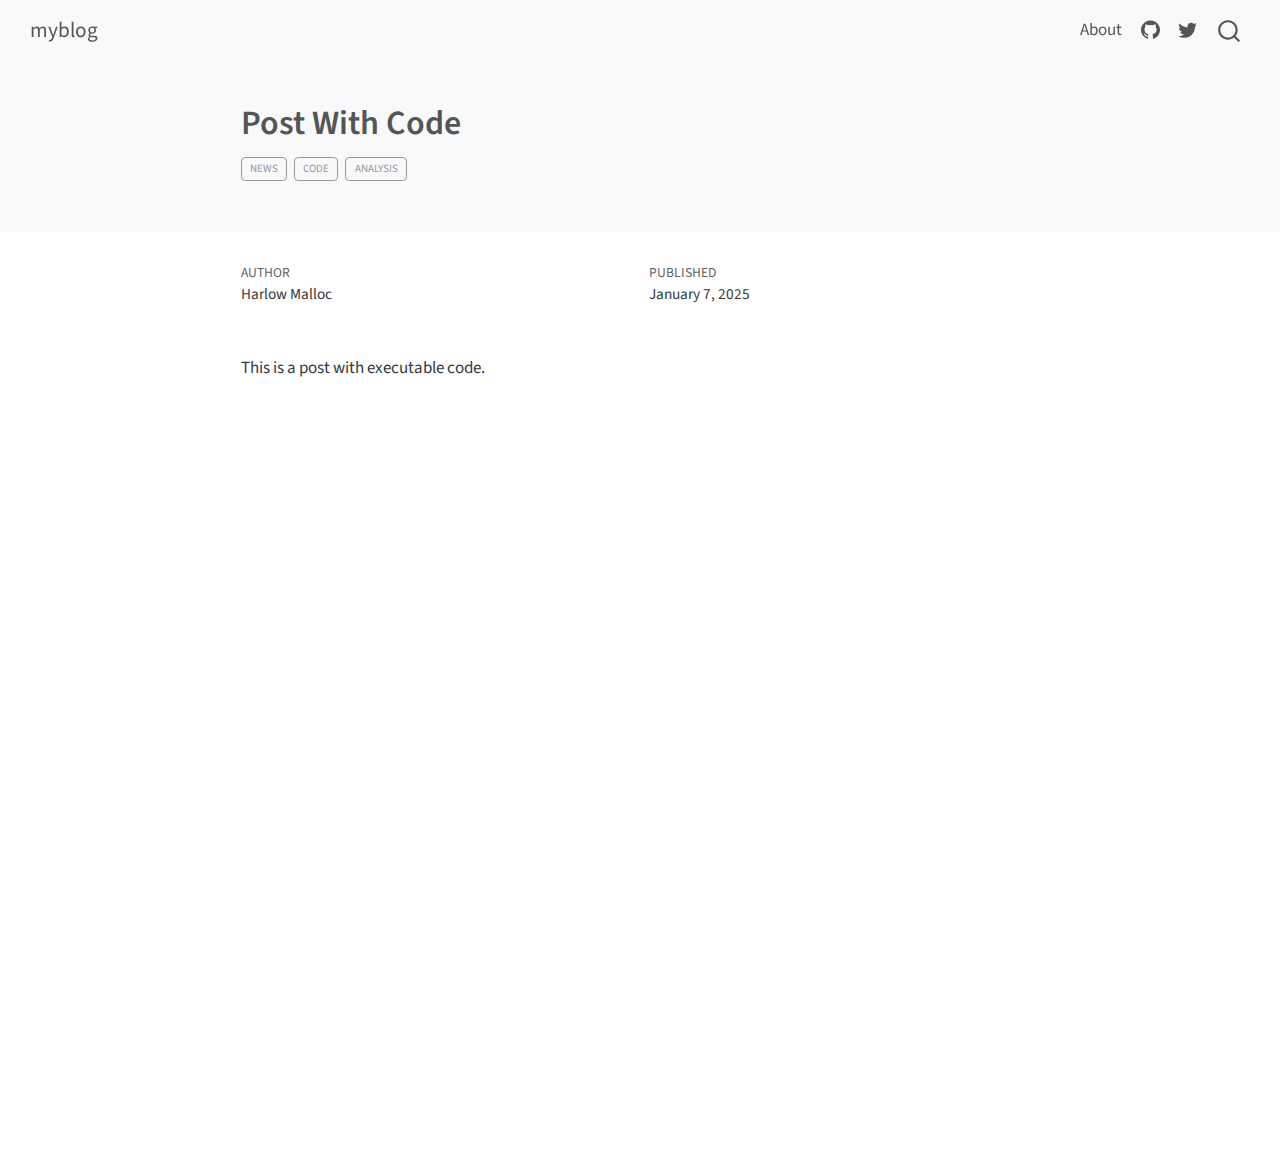
<file: posts/post-with-code/index.html>
<!DOCTYPE html>
<html xmlns="http://www.w3.org/1999/xhtml" lang="en" xml:lang="en"><head>

<meta charset="utf-8">
<meta name="generator" content="quarto-1.6.40">

<meta name="viewport" content="width=device-width, initial-scale=1.0, user-scalable=yes">

<meta name="author" content="Harlow Malloc">
<meta name="dcterms.date" content="2025-01-07">

<title>Post With Code – myblog</title>
<style>
code{white-space: pre-wrap;}
span.smallcaps{font-variant: small-caps;}
div.columns{display: flex; gap: min(4vw, 1.5em);}
div.column{flex: auto; overflow-x: auto;}
div.hanging-indent{margin-left: 1.5em; text-indent: -1.5em;}
ul.task-list{list-style: none;}
ul.task-list li input[type="checkbox"] {
  width: 0.8em;
  margin: 0 0.8em 0.2em -1em; /* quarto-specific, see https://github.com/quarto-dev/quarto-cli/issues/4556 */ 
  vertical-align: middle;
}
</style>


<script src="../../site_libs/quarto-nav/quarto-nav.js"></script>
<script src="../../site_libs/quarto-nav/headroom.min.js"></script>
<script src="../../site_libs/clipboard/clipboard.min.js"></script>
<script src="../../site_libs/quarto-search/autocomplete.umd.js"></script>
<script src="../../site_libs/quarto-search/fuse.min.js"></script>
<script src="../../site_libs/quarto-search/quarto-search.js"></script>
<meta name="quarto:offset" content="../../">
<script src="../../site_libs/quarto-html/quarto.js"></script>
<script src="../../site_libs/quarto-html/popper.min.js"></script>
<script src="../../site_libs/quarto-html/tippy.umd.min.js"></script>
<script src="../../site_libs/quarto-html/anchor.min.js"></script>
<link href="../../site_libs/quarto-html/tippy.css" rel="stylesheet">
<link href="../../site_libs/quarto-html/quarto-syntax-highlighting-549806ee2085284f45b00abea8c6df48.css" rel="stylesheet" id="quarto-text-highlighting-styles">
<script src="../../site_libs/bootstrap/bootstrap.min.js"></script>
<link href="../../site_libs/bootstrap/bootstrap-icons.css" rel="stylesheet">
<link href="../../site_libs/bootstrap/bootstrap-6bd9cfa162949bde0a231f530c97869d.min.css" rel="stylesheet" append-hash="true" id="quarto-bootstrap" data-mode="light">
<script id="quarto-search-options" type="application/json">{
  "location": "navbar",
  "copy-button": false,
  "collapse-after": 3,
  "panel-placement": "end",
  "type": "overlay",
  "limit": 50,
  "keyboard-shortcut": [
    "f",
    "/",
    "s"
  ],
  "show-item-context": false,
  "language": {
    "search-no-results-text": "No results",
    "search-matching-documents-text": "matching documents",
    "search-copy-link-title": "Copy link to search",
    "search-hide-matches-text": "Hide additional matches",
    "search-more-match-text": "more match in this document",
    "search-more-matches-text": "more matches in this document",
    "search-clear-button-title": "Clear",
    "search-text-placeholder": "",
    "search-detached-cancel-button-title": "Cancel",
    "search-submit-button-title": "Submit",
    "search-label": "Search"
  }
}</script>


<link rel="stylesheet" href="../../styles.css">
</head>

<body class="nav-fixed fullcontent">

<div id="quarto-search-results"></div>
  <header id="quarto-header" class="headroom fixed-top quarto-banner">
    <nav class="navbar navbar-expand-lg " data-bs-theme="dark">
      <div class="navbar-container container-fluid">
      <div class="navbar-brand-container mx-auto">
    <a class="navbar-brand" href="../../index.html">
    <span class="navbar-title">myblog</span>
    </a>
  </div>
            <div id="quarto-search" class="" title="Search"></div>
          <button class="navbar-toggler" type="button" data-bs-toggle="collapse" data-bs-target="#navbarCollapse" aria-controls="navbarCollapse" role="menu" aria-expanded="false" aria-label="Toggle navigation" onclick="if (window.quartoToggleHeadroom) { window.quartoToggleHeadroom(); }">
  <span class="navbar-toggler-icon"></span>
</button>
          <div class="collapse navbar-collapse" id="navbarCollapse">
            <ul class="navbar-nav navbar-nav-scroll ms-auto">
  <li class="nav-item">
    <a class="nav-link" href="../../about.html"> 
<span class="menu-text">About</span></a>
  </li>  
  <li class="nav-item compact">
    <a class="nav-link" href="https://github.com/"> <i class="bi bi-github" role="img">
</i> 
<span class="menu-text"></span></a>
  </li>  
  <li class="nav-item compact">
    <a class="nav-link" href="https://twitter.com"> <i class="bi bi-twitter" role="img">
</i> 
<span class="menu-text"></span></a>
  </li>  
</ul>
          </div> <!-- /navcollapse -->
            <div class="quarto-navbar-tools">
</div>
      </div> <!-- /container-fluid -->
    </nav>
</header>
<!-- content -->
<header id="title-block-header" class="quarto-title-block default page-columns page-full">
  <div class="quarto-title-banner page-columns page-full">
    <div class="quarto-title column-body">
      <h1 class="title">Post With Code</h1>
                                <div class="quarto-categories">
                <div class="quarto-category">news</div>
                <div class="quarto-category">code</div>
                <div class="quarto-category">analysis</div>
              </div>
                  </div>
  </div>
    
  
  <div class="quarto-title-meta">

      <div>
      <div class="quarto-title-meta-heading">Author</div>
      <div class="quarto-title-meta-contents">
               <p>Harlow Malloc </p>
            </div>
    </div>
      
      <div>
      <div class="quarto-title-meta-heading">Published</div>
      <div class="quarto-title-meta-contents">
        <p class="date">January 7, 2025</p>
      </div>
    </div>
    
      
    </div>
    
  
  </header><div id="quarto-content" class="quarto-container page-columns page-rows-contents page-layout-article page-navbar">
<!-- sidebar -->
<!-- margin-sidebar -->
    
<!-- main -->
<main class="content quarto-banner-title-block" id="quarto-document-content">





<p>This is a post with executable code.</p>



</main> <!-- /main -->
<script id="quarto-html-after-body" type="application/javascript">
window.document.addEventListener("DOMContentLoaded", function (event) {
  const toggleBodyColorMode = (bsSheetEl) => {
    const mode = bsSheetEl.getAttribute("data-mode");
    const bodyEl = window.document.querySelector("body");
    if (mode === "dark") {
      bodyEl.classList.add("quarto-dark");
      bodyEl.classList.remove("quarto-light");
    } else {
      bodyEl.classList.add("quarto-light");
      bodyEl.classList.remove("quarto-dark");
    }
  }
  const toggleBodyColorPrimary = () => {
    const bsSheetEl = window.document.querySelector("link#quarto-bootstrap");
    if (bsSheetEl) {
      toggleBodyColorMode(bsSheetEl);
    }
  }
  toggleBodyColorPrimary();  
  const icon = "";
  const anchorJS = new window.AnchorJS();
  anchorJS.options = {
    placement: 'right',
    icon: icon
  };
  anchorJS.add('.anchored');
  const isCodeAnnotation = (el) => {
    for (const clz of el.classList) {
      if (clz.startsWith('code-annotation-')) {                     
        return true;
      }
    }
    return false;
  }
  const onCopySuccess = function(e) {
    // button target
    const button = e.trigger;
    // don't keep focus
    button.blur();
    // flash "checked"
    button.classList.add('code-copy-button-checked');
    var currentTitle = button.getAttribute("title");
    button.setAttribute("title", "Copied!");
    let tooltip;
    if (window.bootstrap) {
      button.setAttribute("data-bs-toggle", "tooltip");
      button.setAttribute("data-bs-placement", "left");
      button.setAttribute("data-bs-title", "Copied!");
      tooltip = new bootstrap.Tooltip(button, 
        { trigger: "manual", 
          customClass: "code-copy-button-tooltip",
          offset: [0, -8]});
      tooltip.show();    
    }
    setTimeout(function() {
      if (tooltip) {
        tooltip.hide();
        button.removeAttribute("data-bs-title");
        button.removeAttribute("data-bs-toggle");
        button.removeAttribute("data-bs-placement");
      }
      button.setAttribute("title", currentTitle);
      button.classList.remove('code-copy-button-checked');
    }, 1000);
    // clear code selection
    e.clearSelection();
  }
  const getTextToCopy = function(trigger) {
      const codeEl = trigger.previousElementSibling.cloneNode(true);
      for (const childEl of codeEl.children) {
        if (isCodeAnnotation(childEl)) {
          childEl.remove();
        }
      }
      return codeEl.innerText;
  }
  const clipboard = new window.ClipboardJS('.code-copy-button:not([data-in-quarto-modal])', {
    text: getTextToCopy
  });
  clipboard.on('success', onCopySuccess);
  if (window.document.getElementById('quarto-embedded-source-code-modal')) {
    const clipboardModal = new window.ClipboardJS('.code-copy-button[data-in-quarto-modal]', {
      text: getTextToCopy,
      container: window.document.getElementById('quarto-embedded-source-code-modal')
    });
    clipboardModal.on('success', onCopySuccess);
  }
    var localhostRegex = new RegExp(/^(?:http|https):\/\/localhost\:?[0-9]*\//);
    var mailtoRegex = new RegExp(/^mailto:/);
      var filterRegex = new RegExp("https:\/\/xvr2e7\.github\.io\/PIC16B-25W\/");
    var isInternal = (href) => {
        return filterRegex.test(href) || localhostRegex.test(href) || mailtoRegex.test(href);
    }
    // Inspect non-navigation links and adorn them if external
 	var links = window.document.querySelectorAll('a[href]:not(.nav-link):not(.navbar-brand):not(.toc-action):not(.sidebar-link):not(.sidebar-item-toggle):not(.pagination-link):not(.no-external):not([aria-hidden]):not(.dropdown-item):not(.quarto-navigation-tool):not(.about-link)');
    for (var i=0; i<links.length; i++) {
      const link = links[i];
      if (!isInternal(link.href)) {
        // undo the damage that might have been done by quarto-nav.js in the case of
        // links that we want to consider external
        if (link.dataset.originalHref !== undefined) {
          link.href = link.dataset.originalHref;
        }
      }
    }
  function tippyHover(el, contentFn, onTriggerFn, onUntriggerFn) {
    const config = {
      allowHTML: true,
      maxWidth: 500,
      delay: 100,
      arrow: false,
      appendTo: function(el) {
          return el.parentElement;
      },
      interactive: true,
      interactiveBorder: 10,
      theme: 'quarto',
      placement: 'bottom-start',
    };
    if (contentFn) {
      config.content = contentFn;
    }
    if (onTriggerFn) {
      config.onTrigger = onTriggerFn;
    }
    if (onUntriggerFn) {
      config.onUntrigger = onUntriggerFn;
    }
    window.tippy(el, config); 
  }
  const noterefs = window.document.querySelectorAll('a[role="doc-noteref"]');
  for (var i=0; i<noterefs.length; i++) {
    const ref = noterefs[i];
    tippyHover(ref, function() {
      // use id or data attribute instead here
      let href = ref.getAttribute('data-footnote-href') || ref.getAttribute('href');
      try { href = new URL(href).hash; } catch {}
      const id = href.replace(/^#\/?/, "");
      const note = window.document.getElementById(id);
      if (note) {
        return note.innerHTML;
      } else {
        return "";
      }
    });
  }
  const xrefs = window.document.querySelectorAll('a.quarto-xref');
  const processXRef = (id, note) => {
    // Strip column container classes
    const stripColumnClz = (el) => {
      el.classList.remove("page-full", "page-columns");
      if (el.children) {
        for (const child of el.children) {
          stripColumnClz(child);
        }
      }
    }
    stripColumnClz(note)
    if (id === null || id.startsWith('sec-')) {
      // Special case sections, only their first couple elements
      const container = document.createElement("div");
      if (note.children && note.children.length > 2) {
        container.appendChild(note.children[0].cloneNode(true));
        for (let i = 1; i < note.children.length; i++) {
          const child = note.children[i];
          if (child.tagName === "P" && child.innerText === "") {
            continue;
          } else {
            container.appendChild(child.cloneNode(true));
            break;
          }
        }
        if (window.Quarto?.typesetMath) {
          window.Quarto.typesetMath(container);
        }
        return container.innerHTML
      } else {
        if (window.Quarto?.typesetMath) {
          window.Quarto.typesetMath(note);
        }
        return note.innerHTML;
      }
    } else {
      // Remove any anchor links if they are present
      const anchorLink = note.querySelector('a.anchorjs-link');
      if (anchorLink) {
        anchorLink.remove();
      }
      if (window.Quarto?.typesetMath) {
        window.Quarto.typesetMath(note);
      }
      if (note.classList.contains("callout")) {
        return note.outerHTML;
      } else {
        return note.innerHTML;
      }
    }
  }
  for (var i=0; i<xrefs.length; i++) {
    const xref = xrefs[i];
    tippyHover(xref, undefined, function(instance) {
      instance.disable();
      let url = xref.getAttribute('href');
      let hash = undefined; 
      if (url.startsWith('#')) {
        hash = url;
      } else {
        try { hash = new URL(url).hash; } catch {}
      }
      if (hash) {
        const id = hash.replace(/^#\/?/, "");
        const note = window.document.getElementById(id);
        if (note !== null) {
          try {
            const html = processXRef(id, note.cloneNode(true));
            instance.setContent(html);
          } finally {
            instance.enable();
            instance.show();
          }
        } else {
          // See if we can fetch this
          fetch(url.split('#')[0])
          .then(res => res.text())
          .then(html => {
            const parser = new DOMParser();
            const htmlDoc = parser.parseFromString(html, "text/html");
            const note = htmlDoc.getElementById(id);
            if (note !== null) {
              const html = processXRef(id, note);
              instance.setContent(html);
            } 
          }).finally(() => {
            instance.enable();
            instance.show();
          });
        }
      } else {
        // See if we can fetch a full url (with no hash to target)
        // This is a special case and we should probably do some content thinning / targeting
        fetch(url)
        .then(res => res.text())
        .then(html => {
          const parser = new DOMParser();
          const htmlDoc = parser.parseFromString(html, "text/html");
          const note = htmlDoc.querySelector('main.content');
          if (note !== null) {
            // This should only happen for chapter cross references
            // (since there is no id in the URL)
            // remove the first header
            if (note.children.length > 0 && note.children[0].tagName === "HEADER") {
              note.children[0].remove();
            }
            const html = processXRef(null, note);
            instance.setContent(html);
          } 
        }).finally(() => {
          instance.enable();
          instance.show();
        });
      }
    }, function(instance) {
    });
  }
      let selectedAnnoteEl;
      const selectorForAnnotation = ( cell, annotation) => {
        let cellAttr = 'data-code-cell="' + cell + '"';
        let lineAttr = 'data-code-annotation="' +  annotation + '"';
        const selector = 'span[' + cellAttr + '][' + lineAttr + ']';
        return selector;
      }
      const selectCodeLines = (annoteEl) => {
        const doc = window.document;
        const targetCell = annoteEl.getAttribute("data-target-cell");
        const targetAnnotation = annoteEl.getAttribute("data-target-annotation");
        const annoteSpan = window.document.querySelector(selectorForAnnotation(targetCell, targetAnnotation));
        const lines = annoteSpan.getAttribute("data-code-lines").split(",");
        const lineIds = lines.map((line) => {
          return targetCell + "-" + line;
        })
        let top = null;
        let height = null;
        let parent = null;
        if (lineIds.length > 0) {
            //compute the position of the single el (top and bottom and make a div)
            const el = window.document.getElementById(lineIds[0]);
            top = el.offsetTop;
            height = el.offsetHeight;
            parent = el.parentElement.parentElement;
          if (lineIds.length > 1) {
            const lastEl = window.document.getElementById(lineIds[lineIds.length - 1]);
            const bottom = lastEl.offsetTop + lastEl.offsetHeight;
            height = bottom - top;
          }
          if (top !== null && height !== null && parent !== null) {
            // cook up a div (if necessary) and position it 
            let div = window.document.getElementById("code-annotation-line-highlight");
            if (div === null) {
              div = window.document.createElement("div");
              div.setAttribute("id", "code-annotation-line-highlight");
              div.style.position = 'absolute';
              parent.appendChild(div);
            }
            div.style.top = top - 2 + "px";
            div.style.height = height + 4 + "px";
            div.style.left = 0;
            let gutterDiv = window.document.getElementById("code-annotation-line-highlight-gutter");
            if (gutterDiv === null) {
              gutterDiv = window.document.createElement("div");
              gutterDiv.setAttribute("id", "code-annotation-line-highlight-gutter");
              gutterDiv.style.position = 'absolute';
              const codeCell = window.document.getElementById(targetCell);
              const gutter = codeCell.querySelector('.code-annotation-gutter');
              gutter.appendChild(gutterDiv);
            }
            gutterDiv.style.top = top - 2 + "px";
            gutterDiv.style.height = height + 4 + "px";
          }
          selectedAnnoteEl = annoteEl;
        }
      };
      const unselectCodeLines = () => {
        const elementsIds = ["code-annotation-line-highlight", "code-annotation-line-highlight-gutter"];
        elementsIds.forEach((elId) => {
          const div = window.document.getElementById(elId);
          if (div) {
            div.remove();
          }
        });
        selectedAnnoteEl = undefined;
      };
        // Handle positioning of the toggle
    window.addEventListener(
      "resize",
      throttle(() => {
        elRect = undefined;
        if (selectedAnnoteEl) {
          selectCodeLines(selectedAnnoteEl);
        }
      }, 10)
    );
    function throttle(fn, ms) {
    let throttle = false;
    let timer;
      return (...args) => {
        if(!throttle) { // first call gets through
            fn.apply(this, args);
            throttle = true;
        } else { // all the others get throttled
            if(timer) clearTimeout(timer); // cancel #2
            timer = setTimeout(() => {
              fn.apply(this, args);
              timer = throttle = false;
            }, ms);
        }
      };
    }
      // Attach click handler to the DT
      const annoteDls = window.document.querySelectorAll('dt[data-target-cell]');
      for (const annoteDlNode of annoteDls) {
        annoteDlNode.addEventListener('click', (event) => {
          const clickedEl = event.target;
          if (clickedEl !== selectedAnnoteEl) {
            unselectCodeLines();
            const activeEl = window.document.querySelector('dt[data-target-cell].code-annotation-active');
            if (activeEl) {
              activeEl.classList.remove('code-annotation-active');
            }
            selectCodeLines(clickedEl);
            clickedEl.classList.add('code-annotation-active');
          } else {
            // Unselect the line
            unselectCodeLines();
            clickedEl.classList.remove('code-annotation-active');
          }
        });
      }
  const findCites = (el) => {
    const parentEl = el.parentElement;
    if (parentEl) {
      const cites = parentEl.dataset.cites;
      if (cites) {
        return {
          el,
          cites: cites.split(' ')
        };
      } else {
        return findCites(el.parentElement)
      }
    } else {
      return undefined;
    }
  };
  var bibliorefs = window.document.querySelectorAll('a[role="doc-biblioref"]');
  for (var i=0; i<bibliorefs.length; i++) {
    const ref = bibliorefs[i];
    const citeInfo = findCites(ref);
    if (citeInfo) {
      tippyHover(citeInfo.el, function() {
        var popup = window.document.createElement('div');
        citeInfo.cites.forEach(function(cite) {
          var citeDiv = window.document.createElement('div');
          citeDiv.classList.add('hanging-indent');
          citeDiv.classList.add('csl-entry');
          var biblioDiv = window.document.getElementById('ref-' + cite);
          if (biblioDiv) {
            citeDiv.innerHTML = biblioDiv.innerHTML;
          }
          popup.appendChild(citeDiv);
        });
        return popup.innerHTML;
      });
    }
  }
});
</script>
</div> <!-- /content -->




</body></html>
</file>
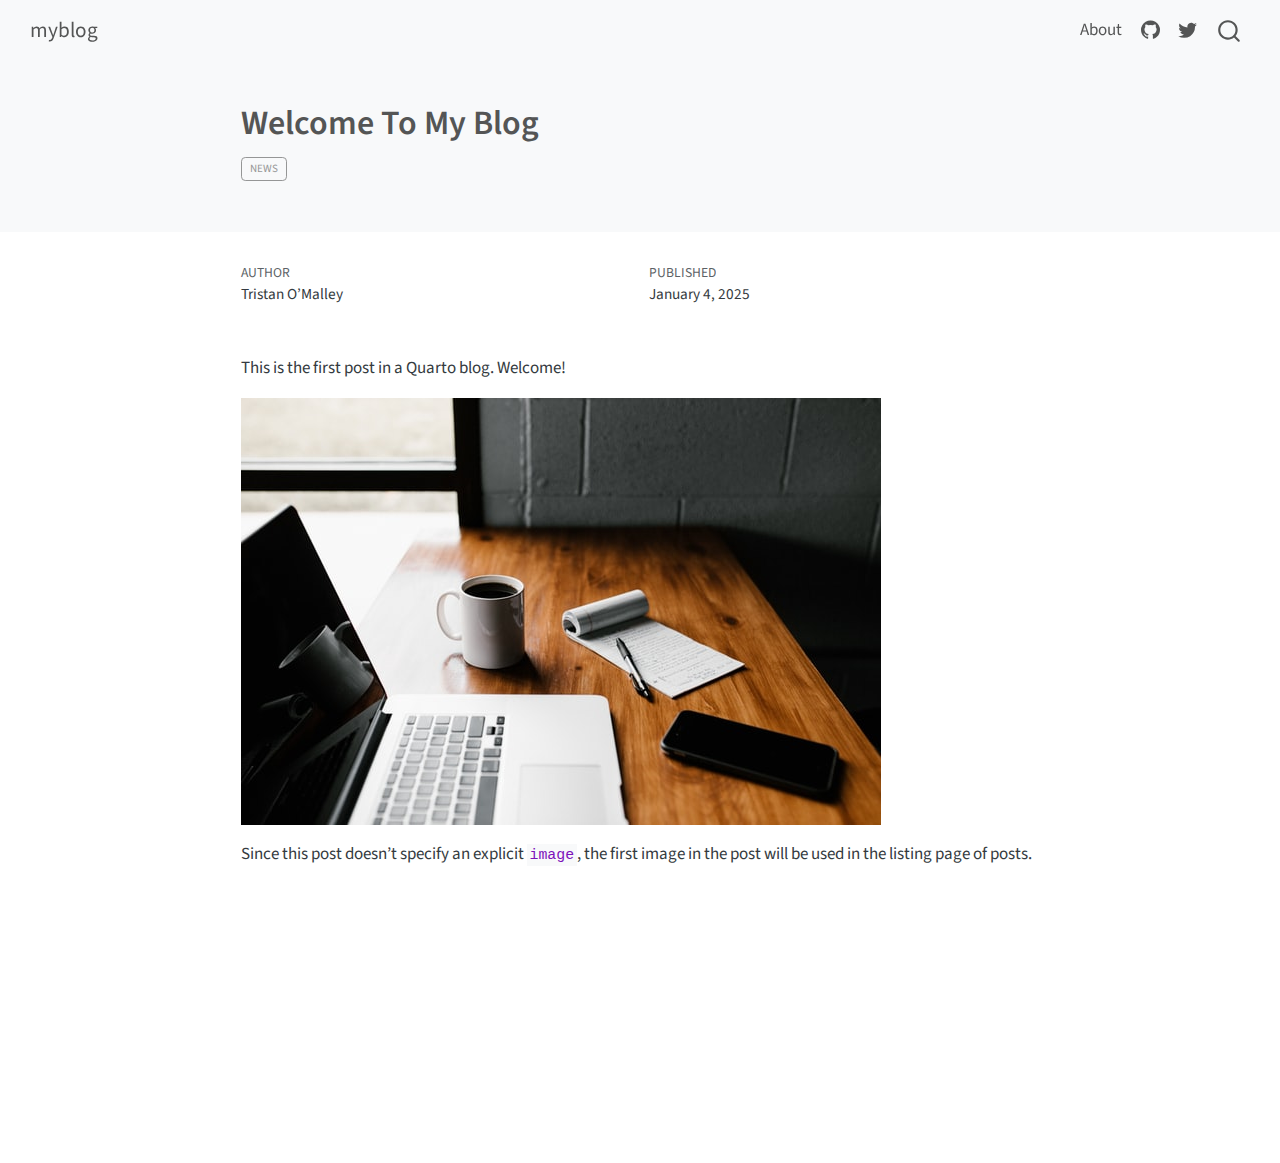
<file: posts/welcome/index.html>
<!DOCTYPE html>
<html xmlns="http://www.w3.org/1999/xhtml" lang="en" xml:lang="en"><head>

<meta charset="utf-8">
<meta name="generator" content="quarto-1.6.40">

<meta name="viewport" content="width=device-width, initial-scale=1.0, user-scalable=yes">

<meta name="author" content="Tristan O’Malley">
<meta name="dcterms.date" content="2025-01-04">

<title>Welcome To My Blog – myblog</title>
<style>
code{white-space: pre-wrap;}
span.smallcaps{font-variant: small-caps;}
div.columns{display: flex; gap: min(4vw, 1.5em);}
div.column{flex: auto; overflow-x: auto;}
div.hanging-indent{margin-left: 1.5em; text-indent: -1.5em;}
ul.task-list{list-style: none;}
ul.task-list li input[type="checkbox"] {
  width: 0.8em;
  margin: 0 0.8em 0.2em -1em; /* quarto-specific, see https://github.com/quarto-dev/quarto-cli/issues/4556 */ 
  vertical-align: middle;
}
</style>


<script src="../../site_libs/quarto-nav/quarto-nav.js"></script>
<script src="../../site_libs/quarto-nav/headroom.min.js"></script>
<script src="../../site_libs/clipboard/clipboard.min.js"></script>
<script src="../../site_libs/quarto-search/autocomplete.umd.js"></script>
<script src="../../site_libs/quarto-search/fuse.min.js"></script>
<script src="../../site_libs/quarto-search/quarto-search.js"></script>
<meta name="quarto:offset" content="../../">
<script src="../../site_libs/quarto-html/quarto.js"></script>
<script src="../../site_libs/quarto-html/popper.min.js"></script>
<script src="../../site_libs/quarto-html/tippy.umd.min.js"></script>
<script src="../../site_libs/quarto-html/anchor.min.js"></script>
<link href="../../site_libs/quarto-html/tippy.css" rel="stylesheet">
<link href="../../site_libs/quarto-html/quarto-syntax-highlighting-549806ee2085284f45b00abea8c6df48.css" rel="stylesheet" id="quarto-text-highlighting-styles">
<script src="../../site_libs/bootstrap/bootstrap.min.js"></script>
<link href="../../site_libs/bootstrap/bootstrap-icons.css" rel="stylesheet">
<link href="../../site_libs/bootstrap/bootstrap-6bd9cfa162949bde0a231f530c97869d.min.css" rel="stylesheet" append-hash="true" id="quarto-bootstrap" data-mode="light">
<script id="quarto-search-options" type="application/json">{
  "location": "navbar",
  "copy-button": false,
  "collapse-after": 3,
  "panel-placement": "end",
  "type": "overlay",
  "limit": 50,
  "keyboard-shortcut": [
    "f",
    "/",
    "s"
  ],
  "show-item-context": false,
  "language": {
    "search-no-results-text": "No results",
    "search-matching-documents-text": "matching documents",
    "search-copy-link-title": "Copy link to search",
    "search-hide-matches-text": "Hide additional matches",
    "search-more-match-text": "more match in this document",
    "search-more-matches-text": "more matches in this document",
    "search-clear-button-title": "Clear",
    "search-text-placeholder": "",
    "search-detached-cancel-button-title": "Cancel",
    "search-submit-button-title": "Submit",
    "search-label": "Search"
  }
}</script>


<link rel="stylesheet" href="../../styles.css">
</head>

<body class="nav-fixed fullcontent">

<div id="quarto-search-results"></div>
  <header id="quarto-header" class="headroom fixed-top quarto-banner">
    <nav class="navbar navbar-expand-lg " data-bs-theme="dark">
      <div class="navbar-container container-fluid">
      <div class="navbar-brand-container mx-auto">
    <a class="navbar-brand" href="../../index.html">
    <span class="navbar-title">myblog</span>
    </a>
  </div>
            <div id="quarto-search" class="" title="Search"></div>
          <button class="navbar-toggler" type="button" data-bs-toggle="collapse" data-bs-target="#navbarCollapse" aria-controls="navbarCollapse" role="menu" aria-expanded="false" aria-label="Toggle navigation" onclick="if (window.quartoToggleHeadroom) { window.quartoToggleHeadroom(); }">
  <span class="navbar-toggler-icon"></span>
</button>
          <div class="collapse navbar-collapse" id="navbarCollapse">
            <ul class="navbar-nav navbar-nav-scroll ms-auto">
  <li class="nav-item">
    <a class="nav-link" href="../../about.html"> 
<span class="menu-text">About</span></a>
  </li>  
  <li class="nav-item compact">
    <a class="nav-link" href="https://github.com/"> <i class="bi bi-github" role="img">
</i> 
<span class="menu-text"></span></a>
  </li>  
  <li class="nav-item compact">
    <a class="nav-link" href="https://twitter.com"> <i class="bi bi-twitter" role="img">
</i> 
<span class="menu-text"></span></a>
  </li>  
</ul>
          </div> <!-- /navcollapse -->
            <div class="quarto-navbar-tools">
</div>
      </div> <!-- /container-fluid -->
    </nav>
</header>
<!-- content -->
<header id="title-block-header" class="quarto-title-block default page-columns page-full">
  <div class="quarto-title-banner page-columns page-full">
    <div class="quarto-title column-body">
      <h1 class="title">Welcome To My Blog</h1>
                                <div class="quarto-categories">
                <div class="quarto-category">news</div>
              </div>
                  </div>
  </div>
    
  
  <div class="quarto-title-meta">

      <div>
      <div class="quarto-title-meta-heading">Author</div>
      <div class="quarto-title-meta-contents">
               <p>Tristan O’Malley </p>
            </div>
    </div>
      
      <div>
      <div class="quarto-title-meta-heading">Published</div>
      <div class="quarto-title-meta-contents">
        <p class="date">January 4, 2025</p>
      </div>
    </div>
    
      
    </div>
    
  
  </header><div id="quarto-content" class="quarto-container page-columns page-rows-contents page-layout-article page-navbar">
<!-- sidebar -->
<!-- margin-sidebar -->
    
<!-- main -->
<main class="content quarto-banner-title-block" id="quarto-document-content">





<p>This is the first post in a Quarto blog. Welcome!</p>
<p><img src="thumbnail.jpg" class="img-fluid"></p>
<p>Since this post doesn’t specify an explicit <code>image</code>, the first image in the post will be used in the listing page of posts.</p>



</main> <!-- /main -->
<script id="quarto-html-after-body" type="application/javascript">
window.document.addEventListener("DOMContentLoaded", function (event) {
  const toggleBodyColorMode = (bsSheetEl) => {
    const mode = bsSheetEl.getAttribute("data-mode");
    const bodyEl = window.document.querySelector("body");
    if (mode === "dark") {
      bodyEl.classList.add("quarto-dark");
      bodyEl.classList.remove("quarto-light");
    } else {
      bodyEl.classList.add("quarto-light");
      bodyEl.classList.remove("quarto-dark");
    }
  }
  const toggleBodyColorPrimary = () => {
    const bsSheetEl = window.document.querySelector("link#quarto-bootstrap");
    if (bsSheetEl) {
      toggleBodyColorMode(bsSheetEl);
    }
  }
  toggleBodyColorPrimary();  
  const icon = "";
  const anchorJS = new window.AnchorJS();
  anchorJS.options = {
    placement: 'right',
    icon: icon
  };
  anchorJS.add('.anchored');
  const isCodeAnnotation = (el) => {
    for (const clz of el.classList) {
      if (clz.startsWith('code-annotation-')) {                     
        return true;
      }
    }
    return false;
  }
  const onCopySuccess = function(e) {
    // button target
    const button = e.trigger;
    // don't keep focus
    button.blur();
    // flash "checked"
    button.classList.add('code-copy-button-checked');
    var currentTitle = button.getAttribute("title");
    button.setAttribute("title", "Copied!");
    let tooltip;
    if (window.bootstrap) {
      button.setAttribute("data-bs-toggle", "tooltip");
      button.setAttribute("data-bs-placement", "left");
      button.setAttribute("data-bs-title", "Copied!");
      tooltip = new bootstrap.Tooltip(button, 
        { trigger: "manual", 
          customClass: "code-copy-button-tooltip",
          offset: [0, -8]});
      tooltip.show();    
    }
    setTimeout(function() {
      if (tooltip) {
        tooltip.hide();
        button.removeAttribute("data-bs-title");
        button.removeAttribute("data-bs-toggle");
        button.removeAttribute("data-bs-placement");
      }
      button.setAttribute("title", currentTitle);
      button.classList.remove('code-copy-button-checked');
    }, 1000);
    // clear code selection
    e.clearSelection();
  }
  const getTextToCopy = function(trigger) {
      const codeEl = trigger.previousElementSibling.cloneNode(true);
      for (const childEl of codeEl.children) {
        if (isCodeAnnotation(childEl)) {
          childEl.remove();
        }
      }
      return codeEl.innerText;
  }
  const clipboard = new window.ClipboardJS('.code-copy-button:not([data-in-quarto-modal])', {
    text: getTextToCopy
  });
  clipboard.on('success', onCopySuccess);
  if (window.document.getElementById('quarto-embedded-source-code-modal')) {
    const clipboardModal = new window.ClipboardJS('.code-copy-button[data-in-quarto-modal]', {
      text: getTextToCopy,
      container: window.document.getElementById('quarto-embedded-source-code-modal')
    });
    clipboardModal.on('success', onCopySuccess);
  }
    var localhostRegex = new RegExp(/^(?:http|https):\/\/localhost\:?[0-9]*\//);
    var mailtoRegex = new RegExp(/^mailto:/);
      var filterRegex = new RegExp("https:\/\/xvr2e7\.github\.io\/PIC16B-25W\/");
    var isInternal = (href) => {
        return filterRegex.test(href) || localhostRegex.test(href) || mailtoRegex.test(href);
    }
    // Inspect non-navigation links and adorn them if external
 	var links = window.document.querySelectorAll('a[href]:not(.nav-link):not(.navbar-brand):not(.toc-action):not(.sidebar-link):not(.sidebar-item-toggle):not(.pagination-link):not(.no-external):not([aria-hidden]):not(.dropdown-item):not(.quarto-navigation-tool):not(.about-link)');
    for (var i=0; i<links.length; i++) {
      const link = links[i];
      if (!isInternal(link.href)) {
        // undo the damage that might have been done by quarto-nav.js in the case of
        // links that we want to consider external
        if (link.dataset.originalHref !== undefined) {
          link.href = link.dataset.originalHref;
        }
      }
    }
  function tippyHover(el, contentFn, onTriggerFn, onUntriggerFn) {
    const config = {
      allowHTML: true,
      maxWidth: 500,
      delay: 100,
      arrow: false,
      appendTo: function(el) {
          return el.parentElement;
      },
      interactive: true,
      interactiveBorder: 10,
      theme: 'quarto',
      placement: 'bottom-start',
    };
    if (contentFn) {
      config.content = contentFn;
    }
    if (onTriggerFn) {
      config.onTrigger = onTriggerFn;
    }
    if (onUntriggerFn) {
      config.onUntrigger = onUntriggerFn;
    }
    window.tippy(el, config); 
  }
  const noterefs = window.document.querySelectorAll('a[role="doc-noteref"]');
  for (var i=0; i<noterefs.length; i++) {
    const ref = noterefs[i];
    tippyHover(ref, function() {
      // use id or data attribute instead here
      let href = ref.getAttribute('data-footnote-href') || ref.getAttribute('href');
      try { href = new URL(href).hash; } catch {}
      const id = href.replace(/^#\/?/, "");
      const note = window.document.getElementById(id);
      if (note) {
        return note.innerHTML;
      } else {
        return "";
      }
    });
  }
  const xrefs = window.document.querySelectorAll('a.quarto-xref');
  const processXRef = (id, note) => {
    // Strip column container classes
    const stripColumnClz = (el) => {
      el.classList.remove("page-full", "page-columns");
      if (el.children) {
        for (const child of el.children) {
          stripColumnClz(child);
        }
      }
    }
    stripColumnClz(note)
    if (id === null || id.startsWith('sec-')) {
      // Special case sections, only their first couple elements
      const container = document.createElement("div");
      if (note.children && note.children.length > 2) {
        container.appendChild(note.children[0].cloneNode(true));
        for (let i = 1; i < note.children.length; i++) {
          const child = note.children[i];
          if (child.tagName === "P" && child.innerText === "") {
            continue;
          } else {
            container.appendChild(child.cloneNode(true));
            break;
          }
        }
        if (window.Quarto?.typesetMath) {
          window.Quarto.typesetMath(container);
        }
        return container.innerHTML
      } else {
        if (window.Quarto?.typesetMath) {
          window.Quarto.typesetMath(note);
        }
        return note.innerHTML;
      }
    } else {
      // Remove any anchor links if they are present
      const anchorLink = note.querySelector('a.anchorjs-link');
      if (anchorLink) {
        anchorLink.remove();
      }
      if (window.Quarto?.typesetMath) {
        window.Quarto.typesetMath(note);
      }
      if (note.classList.contains("callout")) {
        return note.outerHTML;
      } else {
        return note.innerHTML;
      }
    }
  }
  for (var i=0; i<xrefs.length; i++) {
    const xref = xrefs[i];
    tippyHover(xref, undefined, function(instance) {
      instance.disable();
      let url = xref.getAttribute('href');
      let hash = undefined; 
      if (url.startsWith('#')) {
        hash = url;
      } else {
        try { hash = new URL(url).hash; } catch {}
      }
      if (hash) {
        const id = hash.replace(/^#\/?/, "");
        const note = window.document.getElementById(id);
        if (note !== null) {
          try {
            const html = processXRef(id, note.cloneNode(true));
            instance.setContent(html);
          } finally {
            instance.enable();
            instance.show();
          }
        } else {
          // See if we can fetch this
          fetch(url.split('#')[0])
          .then(res => res.text())
          .then(html => {
            const parser = new DOMParser();
            const htmlDoc = parser.parseFromString(html, "text/html");
            const note = htmlDoc.getElementById(id);
            if (note !== null) {
              const html = processXRef(id, note);
              instance.setContent(html);
            } 
          }).finally(() => {
            instance.enable();
            instance.show();
          });
        }
      } else {
        // See if we can fetch a full url (with no hash to target)
        // This is a special case and we should probably do some content thinning / targeting
        fetch(url)
        .then(res => res.text())
        .then(html => {
          const parser = new DOMParser();
          const htmlDoc = parser.parseFromString(html, "text/html");
          const note = htmlDoc.querySelector('main.content');
          if (note !== null) {
            // This should only happen for chapter cross references
            // (since there is no id in the URL)
            // remove the first header
            if (note.children.length > 0 && note.children[0].tagName === "HEADER") {
              note.children[0].remove();
            }
            const html = processXRef(null, note);
            instance.setContent(html);
          } 
        }).finally(() => {
          instance.enable();
          instance.show();
        });
      }
    }, function(instance) {
    });
  }
      let selectedAnnoteEl;
      const selectorForAnnotation = ( cell, annotation) => {
        let cellAttr = 'data-code-cell="' + cell + '"';
        let lineAttr = 'data-code-annotation="' +  annotation + '"';
        const selector = 'span[' + cellAttr + '][' + lineAttr + ']';
        return selector;
      }
      const selectCodeLines = (annoteEl) => {
        const doc = window.document;
        const targetCell = annoteEl.getAttribute("data-target-cell");
        const targetAnnotation = annoteEl.getAttribute("data-target-annotation");
        const annoteSpan = window.document.querySelector(selectorForAnnotation(targetCell, targetAnnotation));
        const lines = annoteSpan.getAttribute("data-code-lines").split(",");
        const lineIds = lines.map((line) => {
          return targetCell + "-" + line;
        })
        let top = null;
        let height = null;
        let parent = null;
        if (lineIds.length > 0) {
            //compute the position of the single el (top and bottom and make a div)
            const el = window.document.getElementById(lineIds[0]);
            top = el.offsetTop;
            height = el.offsetHeight;
            parent = el.parentElement.parentElement;
          if (lineIds.length > 1) {
            const lastEl = window.document.getElementById(lineIds[lineIds.length - 1]);
            const bottom = lastEl.offsetTop + lastEl.offsetHeight;
            height = bottom - top;
          }
          if (top !== null && height !== null && parent !== null) {
            // cook up a div (if necessary) and position it 
            let div = window.document.getElementById("code-annotation-line-highlight");
            if (div === null) {
              div = window.document.createElement("div");
              div.setAttribute("id", "code-annotation-line-highlight");
              div.style.position = 'absolute';
              parent.appendChild(div);
            }
            div.style.top = top - 2 + "px";
            div.style.height = height + 4 + "px";
            div.style.left = 0;
            let gutterDiv = window.document.getElementById("code-annotation-line-highlight-gutter");
            if (gutterDiv === null) {
              gutterDiv = window.document.createElement("div");
              gutterDiv.setAttribute("id", "code-annotation-line-highlight-gutter");
              gutterDiv.style.position = 'absolute';
              const codeCell = window.document.getElementById(targetCell);
              const gutter = codeCell.querySelector('.code-annotation-gutter');
              gutter.appendChild(gutterDiv);
            }
            gutterDiv.style.top = top - 2 + "px";
            gutterDiv.style.height = height + 4 + "px";
          }
          selectedAnnoteEl = annoteEl;
        }
      };
      const unselectCodeLines = () => {
        const elementsIds = ["code-annotation-line-highlight", "code-annotation-line-highlight-gutter"];
        elementsIds.forEach((elId) => {
          const div = window.document.getElementById(elId);
          if (div) {
            div.remove();
          }
        });
        selectedAnnoteEl = undefined;
      };
        // Handle positioning of the toggle
    window.addEventListener(
      "resize",
      throttle(() => {
        elRect = undefined;
        if (selectedAnnoteEl) {
          selectCodeLines(selectedAnnoteEl);
        }
      }, 10)
    );
    function throttle(fn, ms) {
    let throttle = false;
    let timer;
      return (...args) => {
        if(!throttle) { // first call gets through
            fn.apply(this, args);
            throttle = true;
        } else { // all the others get throttled
            if(timer) clearTimeout(timer); // cancel #2
            timer = setTimeout(() => {
              fn.apply(this, args);
              timer = throttle = false;
            }, ms);
        }
      };
    }
      // Attach click handler to the DT
      const annoteDls = window.document.querySelectorAll('dt[data-target-cell]');
      for (const annoteDlNode of annoteDls) {
        annoteDlNode.addEventListener('click', (event) => {
          const clickedEl = event.target;
          if (clickedEl !== selectedAnnoteEl) {
            unselectCodeLines();
            const activeEl = window.document.querySelector('dt[data-target-cell].code-annotation-active');
            if (activeEl) {
              activeEl.classList.remove('code-annotation-active');
            }
            selectCodeLines(clickedEl);
            clickedEl.classList.add('code-annotation-active');
          } else {
            // Unselect the line
            unselectCodeLines();
            clickedEl.classList.remove('code-annotation-active');
          }
        });
      }
  const findCites = (el) => {
    const parentEl = el.parentElement;
    if (parentEl) {
      const cites = parentEl.dataset.cites;
      if (cites) {
        return {
          el,
          cites: cites.split(' ')
        };
      } else {
        return findCites(el.parentElement)
      }
    } else {
      return undefined;
    }
  };
  var bibliorefs = window.document.querySelectorAll('a[role="doc-biblioref"]');
  for (var i=0; i<bibliorefs.length; i++) {
    const ref = bibliorefs[i];
    const citeInfo = findCites(ref);
    if (citeInfo) {
      tippyHover(citeInfo.el, function() {
        var popup = window.document.createElement('div');
        citeInfo.cites.forEach(function(cite) {
          var citeDiv = window.document.createElement('div');
          citeDiv.classList.add('hanging-indent');
          citeDiv.classList.add('csl-entry');
          var biblioDiv = window.document.getElementById('ref-' + cite);
          if (biblioDiv) {
            citeDiv.innerHTML = biblioDiv.innerHTML;
          }
          popup.appendChild(citeDiv);
        });
        return popup.innerHTML;
      });
    }
  }
});
</script>
</div> <!-- /content -->




</body></html>
</file>
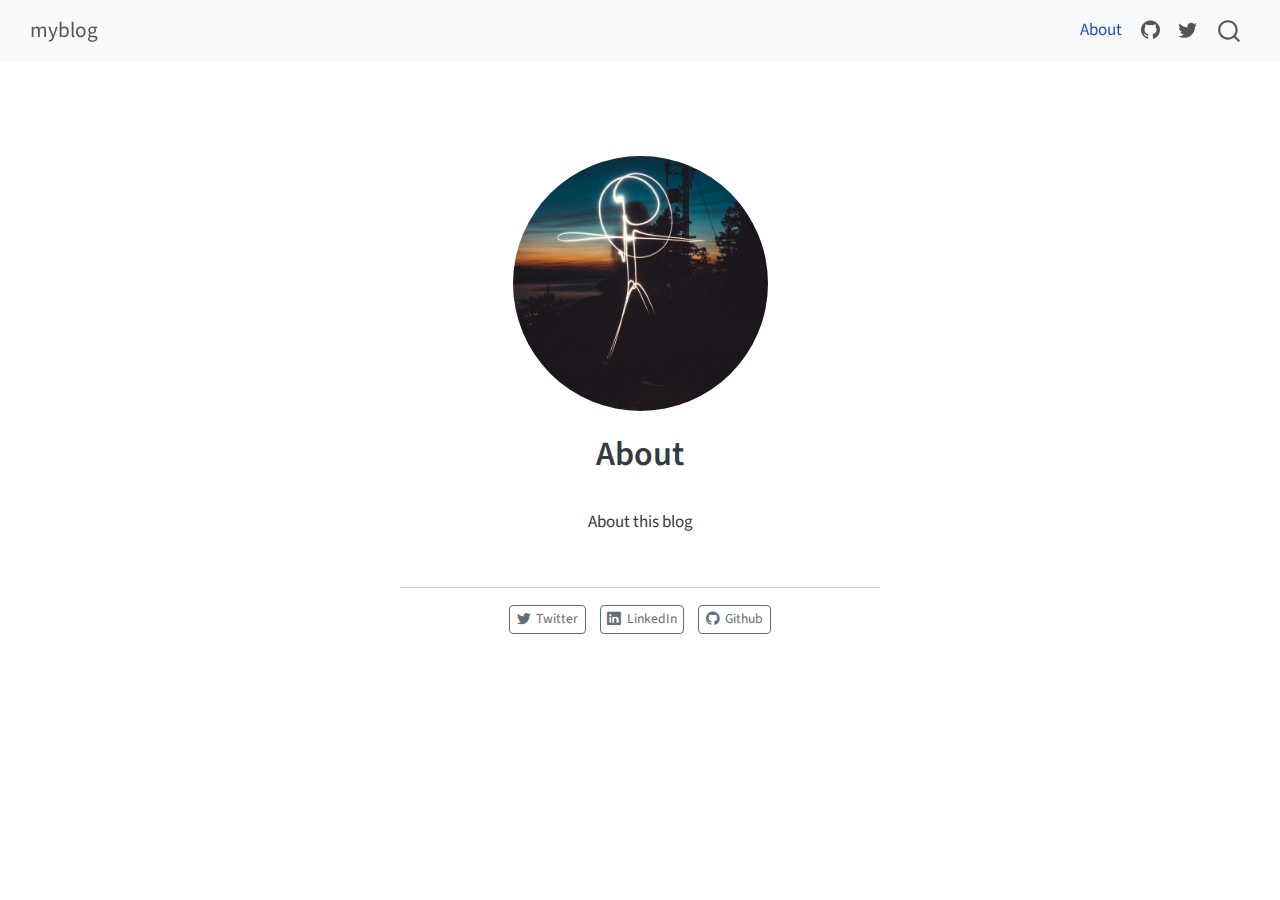
<file: about.html>
<!DOCTYPE html>
<html xmlns="http://www.w3.org/1999/xhtml" lang="en" xml:lang="en"><head>

<meta charset="utf-8">
<meta name="generator" content="quarto-1.6.40">

<meta name="viewport" content="width=device-width, initial-scale=1.0, user-scalable=yes">


<title>About – myblog</title>
<style>
code{white-space: pre-wrap;}
span.smallcaps{font-variant: small-caps;}
div.columns{display: flex; gap: min(4vw, 1.5em);}
div.column{flex: auto; overflow-x: auto;}
div.hanging-indent{margin-left: 1.5em; text-indent: -1.5em;}
ul.task-list{list-style: none;}
ul.task-list li input[type="checkbox"] {
  width: 0.8em;
  margin: 0 0.8em 0.2em -1em; /* quarto-specific, see https://github.com/quarto-dev/quarto-cli/issues/4556 */ 
  vertical-align: middle;
}
</style>


<script src="site_libs/quarto-nav/quarto-nav.js"></script>
<script src="site_libs/quarto-nav/headroom.min.js"></script>
<script src="site_libs/clipboard/clipboard.min.js"></script>
<script src="site_libs/quarto-search/autocomplete.umd.js"></script>
<script src="site_libs/quarto-search/fuse.min.js"></script>
<script src="site_libs/quarto-search/quarto-search.js"></script>
<meta name="quarto:offset" content="./">
<script src="site_libs/quarto-html/quarto.js"></script>
<script src="site_libs/quarto-html/popper.min.js"></script>
<script src="site_libs/quarto-html/tippy.umd.min.js"></script>
<link href="site_libs/quarto-html/tippy.css" rel="stylesheet">
<link href="site_libs/quarto-html/quarto-syntax-highlighting-549806ee2085284f45b00abea8c6df48.css" rel="stylesheet" id="quarto-text-highlighting-styles">
<script src="site_libs/bootstrap/bootstrap.min.js"></script>
<link href="site_libs/bootstrap/bootstrap-icons.css" rel="stylesheet">
<link href="site_libs/bootstrap/bootstrap-6bd9cfa162949bde0a231f530c97869d.min.css" rel="stylesheet" append-hash="true" id="quarto-bootstrap" data-mode="light">
<script id="quarto-search-options" type="application/json">{
  "location": "navbar",
  "copy-button": false,
  "collapse-after": 3,
  "panel-placement": "end",
  "type": "overlay",
  "limit": 50,
  "keyboard-shortcut": [
    "f",
    "/",
    "s"
  ],
  "show-item-context": false,
  "language": {
    "search-no-results-text": "No results",
    "search-matching-documents-text": "matching documents",
    "search-copy-link-title": "Copy link to search",
    "search-hide-matches-text": "Hide additional matches",
    "search-more-match-text": "more match in this document",
    "search-more-matches-text": "more matches in this document",
    "search-clear-button-title": "Clear",
    "search-text-placeholder": "",
    "search-detached-cancel-button-title": "Cancel",
    "search-submit-button-title": "Submit",
    "search-label": "Search"
  }
}</script>


<link rel="stylesheet" href="styles.css">
</head>

<body class="nav-fixed fullcontent">

<div id="quarto-search-results"></div>
  <header id="quarto-header" class="headroom fixed-top">
    <nav class="navbar navbar-expand-lg " data-bs-theme="dark">
      <div class="navbar-container container-fluid">
      <div class="navbar-brand-container mx-auto">
    <a class="navbar-brand" href="./index.html">
    <span class="navbar-title">myblog</span>
    </a>
  </div>
            <div id="quarto-search" class="" title="Search"></div>
          <button class="navbar-toggler" type="button" data-bs-toggle="collapse" data-bs-target="#navbarCollapse" aria-controls="navbarCollapse" role="menu" aria-expanded="false" aria-label="Toggle navigation" onclick="if (window.quartoToggleHeadroom) { window.quartoToggleHeadroom(); }">
  <span class="navbar-toggler-icon"></span>
</button>
          <div class="collapse navbar-collapse" id="navbarCollapse">
            <ul class="navbar-nav navbar-nav-scroll ms-auto">
  <li class="nav-item">
    <a class="nav-link active" href="./about.html" aria-current="page"> 
<span class="menu-text">About</span></a>
  </li>  
  <li class="nav-item compact">
    <a class="nav-link" href="https://github.com/"> <i class="bi bi-github" role="img">
</i> 
<span class="menu-text"></span></a>
  </li>  
  <li class="nav-item compact">
    <a class="nav-link" href="https://twitter.com"> <i class="bi bi-twitter" role="img">
</i> 
<span class="menu-text"></span></a>
  </li>  
</ul>
          </div> <!-- /navcollapse -->
            <div class="quarto-navbar-tools">
</div>
      </div> <!-- /container-fluid -->
    </nav>
</header>
<!-- content -->
<div id="quarto-content" class="quarto-container page-columns page-rows-contents page-layout-article page-navbar">
<!-- sidebar -->
<!-- margin-sidebar -->
    
<!-- main -->
<div class="quarto-about-jolla">
  <img src="profile.jpg" class="about-image
  round " style="height: 15em; width: 15em;">
 <header id="title-block-header" class="quarto-title-block default">
<div class="quarto-title">
<h1 class="title">About</h1>
</div>
<div class="quarto-title-meta">
  </div>
</header><main class="content" id="quarto-document-content">
<p>About this blog</p>


</main> 
  <hr class="about-sep">
   <div class="about-links">
  <a href="https://twitter.com" class="about-link" rel="" target="">
    <i class="bi bi-twitter"></i>
     <span class="about-link-text">Twitter</span>
  </a>
  <a href="https://linkedin.com" class="about-link" rel="" target="">
    <i class="bi bi-linkedin"></i>
     <span class="about-link-text">LinkedIn</span>
  </a>
  <a href="https://github.com" class="about-link" rel="" target="">
    <i class="bi bi-github"></i>
     <span class="about-link-text">Github</span>
  </a>
</div>
</div>
 <!-- /main -->
<script id="quarto-html-after-body" type="application/javascript">
window.document.addEventListener("DOMContentLoaded", function (event) {
  const toggleBodyColorMode = (bsSheetEl) => {
    const mode = bsSheetEl.getAttribute("data-mode");
    const bodyEl = window.document.querySelector("body");
    if (mode === "dark") {
      bodyEl.classList.add("quarto-dark");
      bodyEl.classList.remove("quarto-light");
    } else {
      bodyEl.classList.add("quarto-light");
      bodyEl.classList.remove("quarto-dark");
    }
  }
  const toggleBodyColorPrimary = () => {
    const bsSheetEl = window.document.querySelector("link#quarto-bootstrap");
    if (bsSheetEl) {
      toggleBodyColorMode(bsSheetEl);
    }
  }
  toggleBodyColorPrimary();  
  const isCodeAnnotation = (el) => {
    for (const clz of el.classList) {
      if (clz.startsWith('code-annotation-')) {                     
        return true;
      }
    }
    return false;
  }
  const onCopySuccess = function(e) {
    // button target
    const button = e.trigger;
    // don't keep focus
    button.blur();
    // flash "checked"
    button.classList.add('code-copy-button-checked');
    var currentTitle = button.getAttribute("title");
    button.setAttribute("title", "Copied!");
    let tooltip;
    if (window.bootstrap) {
      button.setAttribute("data-bs-toggle", "tooltip");
      button.setAttribute("data-bs-placement", "left");
      button.setAttribute("data-bs-title", "Copied!");
      tooltip = new bootstrap.Tooltip(button, 
        { trigger: "manual", 
          customClass: "code-copy-button-tooltip",
          offset: [0, -8]});
      tooltip.show();    
    }
    setTimeout(function() {
      if (tooltip) {
        tooltip.hide();
        button.removeAttribute("data-bs-title");
        button.removeAttribute("data-bs-toggle");
        button.removeAttribute("data-bs-placement");
      }
      button.setAttribute("title", currentTitle);
      button.classList.remove('code-copy-button-checked');
    }, 1000);
    // clear code selection
    e.clearSelection();
  }
  const getTextToCopy = function(trigger) {
      const codeEl = trigger.previousElementSibling.cloneNode(true);
      for (const childEl of codeEl.children) {
        if (isCodeAnnotation(childEl)) {
          childEl.remove();
        }
      }
      return codeEl.innerText;
  }
  const clipboard = new window.ClipboardJS('.code-copy-button:not([data-in-quarto-modal])', {
    text: getTextToCopy
  });
  clipboard.on('success', onCopySuccess);
  if (window.document.getElementById('quarto-embedded-source-code-modal')) {
    const clipboardModal = new window.ClipboardJS('.code-copy-button[data-in-quarto-modal]', {
      text: getTextToCopy,
      container: window.document.getElementById('quarto-embedded-source-code-modal')
    });
    clipboardModal.on('success', onCopySuccess);
  }
    var localhostRegex = new RegExp(/^(?:http|https):\/\/localhost\:?[0-9]*\//);
    var mailtoRegex = new RegExp(/^mailto:/);
      var filterRegex = new RegExp('/' + window.location.host + '/');
    var isInternal = (href) => {
        return filterRegex.test(href) || localhostRegex.test(href) || mailtoRegex.test(href);
    }
    // Inspect non-navigation links and adorn them if external
 	var links = window.document.querySelectorAll('a[href]:not(.nav-link):not(.navbar-brand):not(.toc-action):not(.sidebar-link):not(.sidebar-item-toggle):not(.pagination-link):not(.no-external):not([aria-hidden]):not(.dropdown-item):not(.quarto-navigation-tool):not(.about-link)');
    for (var i=0; i<links.length; i++) {
      const link = links[i];
      if (!isInternal(link.href)) {
        // undo the damage that might have been done by quarto-nav.js in the case of
        // links that we want to consider external
        if (link.dataset.originalHref !== undefined) {
          link.href = link.dataset.originalHref;
        }
      }
    }
  function tippyHover(el, contentFn, onTriggerFn, onUntriggerFn) {
    const config = {
      allowHTML: true,
      maxWidth: 500,
      delay: 100,
      arrow: false,
      appendTo: function(el) {
          return el.parentElement;
      },
      interactive: true,
      interactiveBorder: 10,
      theme: 'quarto',
      placement: 'bottom-start',
    };
    if (contentFn) {
      config.content = contentFn;
    }
    if (onTriggerFn) {
      config.onTrigger = onTriggerFn;
    }
    if (onUntriggerFn) {
      config.onUntrigger = onUntriggerFn;
    }
    window.tippy(el, config); 
  }
  const noterefs = window.document.querySelectorAll('a[role="doc-noteref"]');
  for (var i=0; i<noterefs.length; i++) {
    const ref = noterefs[i];
    tippyHover(ref, function() {
      // use id or data attribute instead here
      let href = ref.getAttribute('data-footnote-href') || ref.getAttribute('href');
      try { href = new URL(href).hash; } catch {}
      const id = href.replace(/^#\/?/, "");
      const note = window.document.getElementById(id);
      if (note) {
        return note.innerHTML;
      } else {
        return "";
      }
    });
  }
  const xrefs = window.document.querySelectorAll('a.quarto-xref');
  const processXRef = (id, note) => {
    // Strip column container classes
    const stripColumnClz = (el) => {
      el.classList.remove("page-full", "page-columns");
      if (el.children) {
        for (const child of el.children) {
          stripColumnClz(child);
        }
      }
    }
    stripColumnClz(note)
    if (id === null || id.startsWith('sec-')) {
      // Special case sections, only their first couple elements
      const container = document.createElement("div");
      if (note.children && note.children.length > 2) {
        container.appendChild(note.children[0].cloneNode(true));
        for (let i = 1; i < note.children.length; i++) {
          const child = note.children[i];
          if (child.tagName === "P" && child.innerText === "") {
            continue;
          } else {
            container.appendChild(child.cloneNode(true));
            break;
          }
        }
        if (window.Quarto?.typesetMath) {
          window.Quarto.typesetMath(container);
        }
        return container.innerHTML
      } else {
        if (window.Quarto?.typesetMath) {
          window.Quarto.typesetMath(note);
        }
        return note.innerHTML;
      }
    } else {
      // Remove any anchor links if they are present
      const anchorLink = note.querySelector('a.anchorjs-link');
      if (anchorLink) {
        anchorLink.remove();
      }
      if (window.Quarto?.typesetMath) {
        window.Quarto.typesetMath(note);
      }
      if (note.classList.contains("callout")) {
        return note.outerHTML;
      } else {
        return note.innerHTML;
      }
    }
  }
  for (var i=0; i<xrefs.length; i++) {
    const xref = xrefs[i];
    tippyHover(xref, undefined, function(instance) {
      instance.disable();
      let url = xref.getAttribute('href');
      let hash = undefined; 
      if (url.startsWith('#')) {
        hash = url;
      } else {
        try { hash = new URL(url).hash; } catch {}
      }
      if (hash) {
        const id = hash.replace(/^#\/?/, "");
        const note = window.document.getElementById(id);
        if (note !== null) {
          try {
            const html = processXRef(id, note.cloneNode(true));
            instance.setContent(html);
          } finally {
            instance.enable();
            instance.show();
          }
        } else {
          // See if we can fetch this
          fetch(url.split('#')[0])
          .then(res => res.text())
          .then(html => {
            const parser = new DOMParser();
            const htmlDoc = parser.parseFromString(html, "text/html");
            const note = htmlDoc.getElementById(id);
            if (note !== null) {
              const html = processXRef(id, note);
              instance.setContent(html);
            } 
          }).finally(() => {
            instance.enable();
            instance.show();
          });
        }
      } else {
        // See if we can fetch a full url (with no hash to target)
        // This is a special case and we should probably do some content thinning / targeting
        fetch(url)
        .then(res => res.text())
        .then(html => {
          const parser = new DOMParser();
          const htmlDoc = parser.parseFromString(html, "text/html");
          const note = htmlDoc.querySelector('main.content');
          if (note !== null) {
            // This should only happen for chapter cross references
            // (since there is no id in the URL)
            // remove the first header
            if (note.children.length > 0 && note.children[0].tagName === "HEADER") {
              note.children[0].remove();
            }
            const html = processXRef(null, note);
            instance.setContent(html);
          } 
        }).finally(() => {
          instance.enable();
          instance.show();
        });
      }
    }, function(instance) {
    });
  }
      let selectedAnnoteEl;
      const selectorForAnnotation = ( cell, annotation) => {
        let cellAttr = 'data-code-cell="' + cell + '"';
        let lineAttr = 'data-code-annotation="' +  annotation + '"';
        const selector = 'span[' + cellAttr + '][' + lineAttr + ']';
        return selector;
      }
      const selectCodeLines = (annoteEl) => {
        const doc = window.document;
        const targetCell = annoteEl.getAttribute("data-target-cell");
        const targetAnnotation = annoteEl.getAttribute("data-target-annotation");
        const annoteSpan = window.document.querySelector(selectorForAnnotation(targetCell, targetAnnotation));
        const lines = annoteSpan.getAttribute("data-code-lines").split(",");
        const lineIds = lines.map((line) => {
          return targetCell + "-" + line;
        })
        let top = null;
        let height = null;
        let parent = null;
        if (lineIds.length > 0) {
            //compute the position of the single el (top and bottom and make a div)
            const el = window.document.getElementById(lineIds[0]);
            top = el.offsetTop;
            height = el.offsetHeight;
            parent = el.parentElement.parentElement;
          if (lineIds.length > 1) {
            const lastEl = window.document.getElementById(lineIds[lineIds.length - 1]);
            const bottom = lastEl.offsetTop + lastEl.offsetHeight;
            height = bottom - top;
          }
          if (top !== null && height !== null && parent !== null) {
            // cook up a div (if necessary) and position it 
            let div = window.document.getElementById("code-annotation-line-highlight");
            if (div === null) {
              div = window.document.createElement("div");
              div.setAttribute("id", "code-annotation-line-highlight");
              div.style.position = 'absolute';
              parent.appendChild(div);
            }
            div.style.top = top - 2 + "px";
            div.style.height = height + 4 + "px";
            div.style.left = 0;
            let gutterDiv = window.document.getElementById("code-annotation-line-highlight-gutter");
            if (gutterDiv === null) {
              gutterDiv = window.document.createElement("div");
              gutterDiv.setAttribute("id", "code-annotation-line-highlight-gutter");
              gutterDiv.style.position = 'absolute';
              const codeCell = window.document.getElementById(targetCell);
              const gutter = codeCell.querySelector('.code-annotation-gutter');
              gutter.appendChild(gutterDiv);
            }
            gutterDiv.style.top = top - 2 + "px";
            gutterDiv.style.height = height + 4 + "px";
          }
          selectedAnnoteEl = annoteEl;
        }
      };
      const unselectCodeLines = () => {
        const elementsIds = ["code-annotation-line-highlight", "code-annotation-line-highlight-gutter"];
        elementsIds.forEach((elId) => {
          const div = window.document.getElementById(elId);
          if (div) {
            div.remove();
          }
        });
        selectedAnnoteEl = undefined;
      };
        // Handle positioning of the toggle
    window.addEventListener(
      "resize",
      throttle(() => {
        elRect = undefined;
        if (selectedAnnoteEl) {
          selectCodeLines(selectedAnnoteEl);
        }
      }, 10)
    );
    function throttle(fn, ms) {
    let throttle = false;
    let timer;
      return (...args) => {
        if(!throttle) { // first call gets through
            fn.apply(this, args);
            throttle = true;
        } else { // all the others get throttled
            if(timer) clearTimeout(timer); // cancel #2
            timer = setTimeout(() => {
              fn.apply(this, args);
              timer = throttle = false;
            }, ms);
        }
      };
    }
      // Attach click handler to the DT
      const annoteDls = window.document.querySelectorAll('dt[data-target-cell]');
      for (const annoteDlNode of annoteDls) {
        annoteDlNode.addEventListener('click', (event) => {
          const clickedEl = event.target;
          if (clickedEl !== selectedAnnoteEl) {
            unselectCodeLines();
            const activeEl = window.document.querySelector('dt[data-target-cell].code-annotation-active');
            if (activeEl) {
              activeEl.classList.remove('code-annotation-active');
            }
            selectCodeLines(clickedEl);
            clickedEl.classList.add('code-annotation-active');
          } else {
            // Unselect the line
            unselectCodeLines();
            clickedEl.classList.remove('code-annotation-active');
          }
        });
      }
  const findCites = (el) => {
    const parentEl = el.parentElement;
    if (parentEl) {
      const cites = parentEl.dataset.cites;
      if (cites) {
        return {
          el,
          cites: cites.split(' ')
        };
      } else {
        return findCites(el.parentElement)
      }
    } else {
      return undefined;
    }
  };
  var bibliorefs = window.document.querySelectorAll('a[role="doc-biblioref"]');
  for (var i=0; i<bibliorefs.length; i++) {
    const ref = bibliorefs[i];
    const citeInfo = findCites(ref);
    if (citeInfo) {
      tippyHover(citeInfo.el, function() {
        var popup = window.document.createElement('div');
        citeInfo.cites.forEach(function(cite) {
          var citeDiv = window.document.createElement('div');
          citeDiv.classList.add('hanging-indent');
          citeDiv.classList.add('csl-entry');
          var biblioDiv = window.document.getElementById('ref-' + cite);
          if (biblioDiv) {
            citeDiv.innerHTML = biblioDiv.innerHTML;
          }
          popup.appendChild(citeDiv);
        });
        return popup.innerHTML;
      });
    }
  }
});
</script>
</div> <!-- /content -->




</body></html>
</file>
<file: site_libs/quarto-html/tippy.css>
.tippy-box[data-animation=fade][data-state=hidden]{opacity:0}[data-tippy-root]{max-width:calc(100vw - 10px)}.tippy-box{position:relative;background-color:#333;color:#fff;border-radius:4px;font-size:14px;line-height:1.4;white-space:normal;outline:0;transition-property:transform,visibility,opacity}.tippy-box[data-placement^=top]>.tippy-arrow{bottom:0}.tippy-box[data-placement^=top]>.tippy-arrow:before{bottom:-7px;left:0;border-width:8px 8px 0;border-top-color:initial;transform-origin:center top}.tippy-box[data-placement^=bottom]>.tippy-arrow{top:0}.tippy-box[data-placement^=bottom]>.tippy-arrow:before{top:-7px;left:0;border-width:0 8px 8px;border-bottom-color:initial;transform-origin:center bottom}.tippy-box[data-placement^=left]>.tippy-arrow{right:0}.tippy-box[data-placement^=left]>.tippy-arrow:before{border-width:8px 0 8px 8px;border-left-color:initial;right:-7px;transform-origin:center left}.tippy-box[data-placement^=right]>.tippy-arrow{left:0}.tippy-box[data-placement^=right]>.tippy-arrow:before{left:-7px;border-width:8px 8px 8px 0;border-right-color:initial;transform-origin:center right}.tippy-box[data-inertia][data-state=visible]{transition-timing-function:cubic-bezier(.54,1.5,.38,1.11)}.tippy-arrow{width:16px;height:16px;color:#333}.tippy-arrow:before{content:"";position:absolute;border-color:transparent;border-style:solid}.tippy-content{position:relative;padding:5px 9px;z-index:1}
</file>
<file: site_libs/quarto-html/quarto-syntax-highlighting-549806ee2085284f45b00abea8c6df48.css>
/* quarto syntax highlight colors */
:root {
  --quarto-hl-ot-color: #003B4F;
  --quarto-hl-at-color: #657422;
  --quarto-hl-ss-color: #20794D;
  --quarto-hl-an-color: #5E5E5E;
  --quarto-hl-fu-color: #4758AB;
  --quarto-hl-st-color: #20794D;
  --quarto-hl-cf-color: #003B4F;
  --quarto-hl-op-color: #5E5E5E;
  --quarto-hl-er-color: #AD0000;
  --quarto-hl-bn-color: #AD0000;
  --quarto-hl-al-color: #AD0000;
  --quarto-hl-va-color: #111111;
  --quarto-hl-bu-color: inherit;
  --quarto-hl-ex-color: inherit;
  --quarto-hl-pp-color: #AD0000;
  --quarto-hl-in-color: #5E5E5E;
  --quarto-hl-vs-color: #20794D;
  --quarto-hl-wa-color: #5E5E5E;
  --quarto-hl-do-color: #5E5E5E;
  --quarto-hl-im-color: #00769E;
  --quarto-hl-ch-color: #20794D;
  --quarto-hl-dt-color: #AD0000;
  --quarto-hl-fl-color: #AD0000;
  --quarto-hl-co-color: #5E5E5E;
  --quarto-hl-cv-color: #5E5E5E;
  --quarto-hl-cn-color: #8f5902;
  --quarto-hl-sc-color: #5E5E5E;
  --quarto-hl-dv-color: #AD0000;
  --quarto-hl-kw-color: #003B4F;
}

/* other quarto variables */
:root {
  --quarto-font-monospace: SFMono-Regular, Menlo, Monaco, Consolas, "Liberation Mono", "Courier New", monospace;
}

pre > code.sourceCode > span {
  color: #003B4F;
}

code span {
  color: #003B4F;
}

code.sourceCode > span {
  color: #003B4F;
}

div.sourceCode,
div.sourceCode pre.sourceCode {
  color: #003B4F;
}

code span.ot {
  color: #003B4F;
  font-style: inherit;
}

code span.at {
  color: #657422;
  font-style: inherit;
}

code span.ss {
  color: #20794D;
  font-style: inherit;
}

code span.an {
  color: #5E5E5E;
  font-style: inherit;
}

code span.fu {
  color: #4758AB;
  font-style: inherit;
}

code span.st {
  color: #20794D;
  font-style: inherit;
}

code span.cf {
  color: #003B4F;
  font-weight: bold;
  font-style: inherit;
}

code span.op {
  color: #5E5E5E;
  font-style: inherit;
}

code span.er {
  color: #AD0000;
  font-style: inherit;
}

code span.bn {
  color: #AD0000;
  font-style: inherit;
}

code span.al {
  color: #AD0000;
  font-style: inherit;
}

code span.va {
  color: #111111;
  font-style: inherit;
}

code span.bu {
  font-style: inherit;
}

code span.ex {
  font-style: inherit;
}

code span.pp {
  color: #AD0000;
  font-style: inherit;
}

code span.in {
  color: #5E5E5E;
  font-style: inherit;
}

code span.vs {
  color: #20794D;
  font-style: inherit;
}

code span.wa {
  color: #5E5E5E;
  font-style: italic;
}

code span.do {
  color: #5E5E5E;
  font-style: italic;
}

code span.im {
  color: #00769E;
  font-style: inherit;
}

code span.ch {
  color: #20794D;
  font-style: inherit;
}

code span.dt {
  color: #AD0000;
  font-style: inherit;
}

code span.fl {
  color: #AD0000;
  font-style: inherit;
}

code span.co {
  color: #5E5E5E;
  font-style: inherit;
}

code span.cv {
  color: #5E5E5E;
  font-style: italic;
}

code span.cn {
  color: #8f5902;
  font-style: inherit;
}

code span.sc {
  color: #5E5E5E;
  font-style: inherit;
}

code span.dv {
  color: #AD0000;
  font-style: inherit;
}

code span.kw {
  color: #003B4F;
  font-weight: bold;
  font-style: inherit;
}

.prevent-inlining {
  content: "</";
}

/*# sourceMappingURL=ae99138f4fbc2fb4c9f5e5cd69c22459.css.map */
</file>
<file: styles.css>
/* css styles */
</file>
